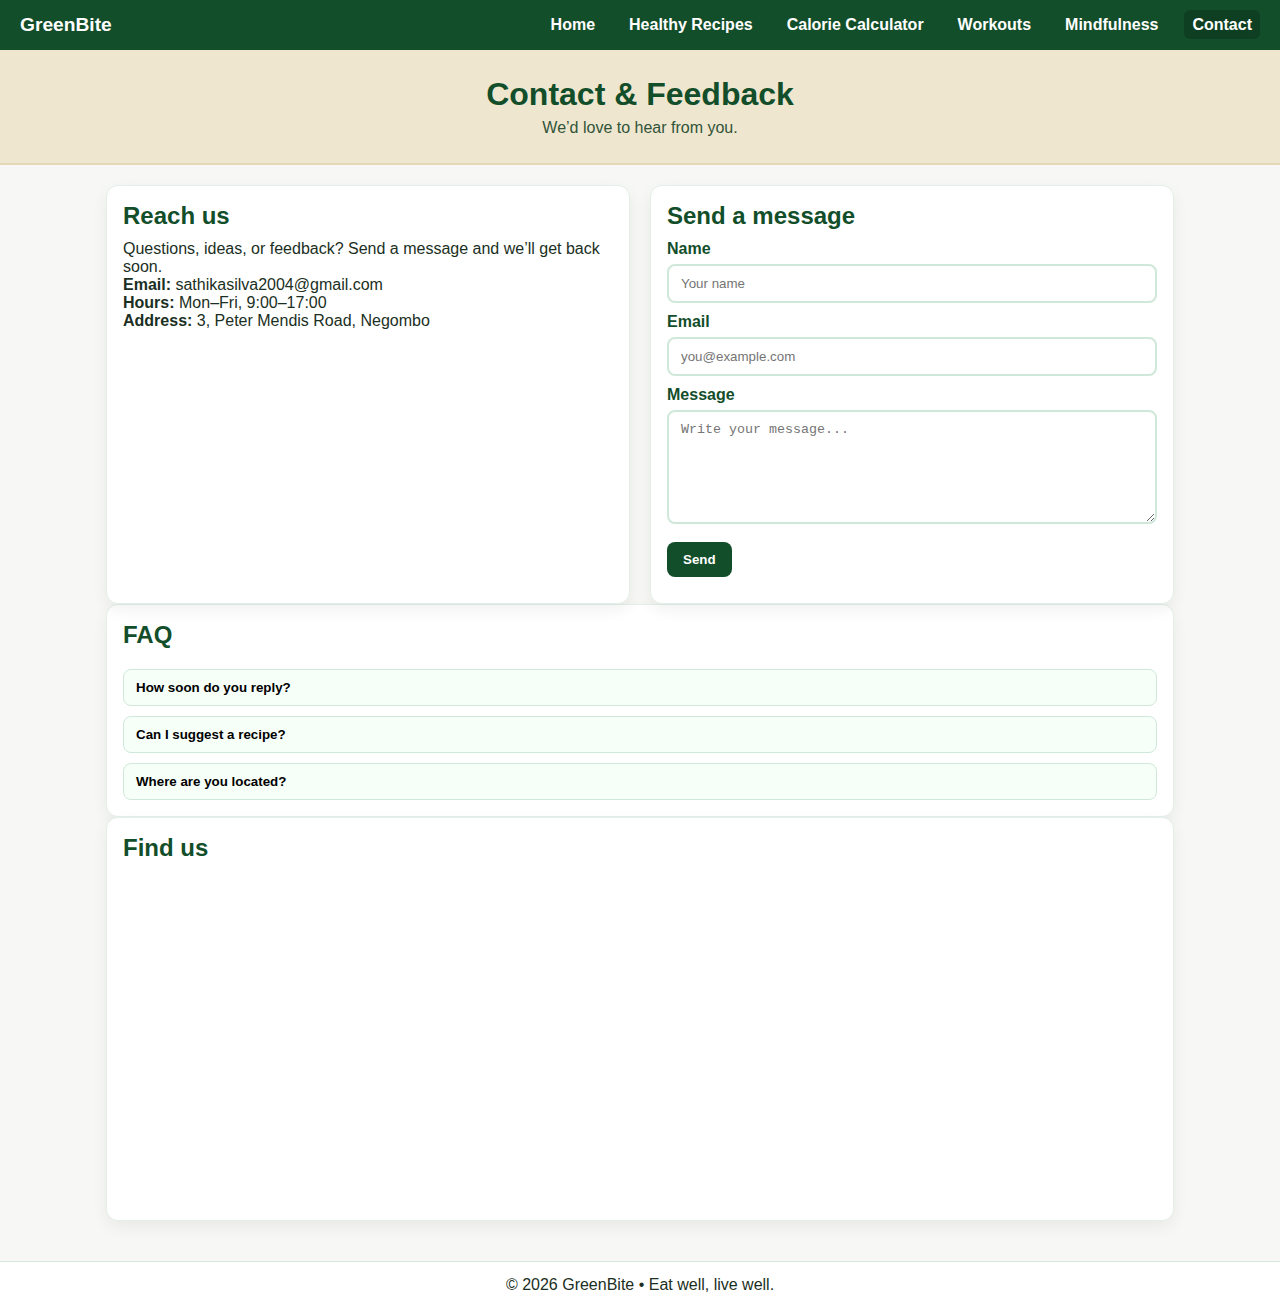
<file: contact.html>
<!DOCTYPE html>
<html lang="en">
<head>
  <meta charset="UTF-8" />
  <meta name="viewport" content="width=device-width, initial-scale=1.0" />
  <title>Contact • GreenBite</title>

  <!-- Page CSS -->
  <link rel="stylesheet" href="contact.css" />
  <!-- Small global JS that also handles the mobile menu -->
  <script src="contact.js" defer></script>
</head>
<body>

  <!-- ===== Nav Bar ===== -->
  <header>
    <nav class="navbar">
      <a class="logo" href="index.html">GreenBite</a>

      <!-- Hamburger: hidden on desktop, shown on mobile via CSS -->
      <button id="menuBtn" aria-label="Menu" aria-expanded="false" aria-controls="mainNav">☰</button>

      <ul id="mainNav" class="nav-links">
        <li><a href="index.html">Home</a></li>
        <li><a href="recipe.html">Healthy Recipes</a></li>
        <li><a href="calculator.html">Calorie Calculator</a></li>
        <li><a href="workouts.html">Workouts</a></li>
        <li><a href="mindfulness.html">Mindfulness</a></li>
        <li><a class="active" href="contact.html">Contact</a></li>
      </ul>
    </nav>
  </header>

  <!-- ===== Page Banner ===== -->
  <section class="page-banner">
    <h1>Contact & Feedback</h1>
    <p>We’d love to hear from you.</p>
  </section>

  <!-- ===== Main Content ===== -->
  <main class="contact-wrap">

    <!-- 2-column grid: info + form -->
    <section class="contact-grid">
      <!-- Left: info -->
      <article class="card">
        <h2>Reach us</h2>
        <p>Questions, ideas, or feedback? Send a message and we’ll get back soon.</p>
        <p><strong>Email:</strong> sathikasilva2004@gmail.com</p>
        <p><strong>Hours:</strong> Mon–Fri, 9:00–17:00</p>
        <p><strong>Address:</strong> 3, Peter Mendis Road, Negombo</p>
      </article>

      <!-- Right: validated form -->
      <article class="card">
        <h2>Send a message</h2>

        <!-- novalidate lets us show custom JS messages -->
        <form id="contactForm" novalidate>
          <label for="name">Name</label>
          <input id="name" name="name" type="text" placeholder="Your name" required />

          <label for="email">Email</label>
          <input id="email" name="email" type="email" placeholder="you@example.com" required />

          <label for="message">Message</label>
          <textarea id="message" name="message" rows="6" placeholder="Write your message..." required></textarea>

          <button class="btn" type="submit">Send</button>
        </form>

        <!-- Confirmation / error text goes here -->
        <p id="contactMsg" class="msg" aria-live="polite"></p>
      </article>
    </section>

    <!-- ===== FAQ (Accordion) ===== -->
    <section class="faq card">
      <h2>FAQ</h2>

      <button class="faq-q" type="button" aria-expanded="false">How soon do you reply?</button>
      <div class="faq-a" hidden>
        <p>Usually within 1–2 business days.</p>
      </div>

      <button class="faq-q" type="button" aria-expanded="false">Can I suggest a recipe?</button>
      <div class="faq-a" hidden>
        <p>Yes! Send it using the form above — we love ideas.</p>
      </div>

      <button class="faq-q" type="button" aria-expanded="false">Where are you located?</button>
      <div class="faq-a" hidden>
        <p>GreenBite HQ, 123 Garden Rd.</p>
      </div>
    </section>

    <!-- ===== Map ===== -->
    <section class="map card">
      <h2>Find us</h2>
      <iframe
        title="GreenBite HQ Map"
        loading="lazy"
        referrerpolicy="no-referrer-when-downgrade"
        src="https://www.google.com/maps?q=New%20Town%20Hall&output=embed">
      </iframe>
    </section>
  </main>

  <!-- ===== Footer (one line) ===== -->
  <footer class="footer-line">
    <p>© <span id="yearNow"></span> GreenBite • Eat well, live well.</p>
  </footer>

</body>
</html>
</file>
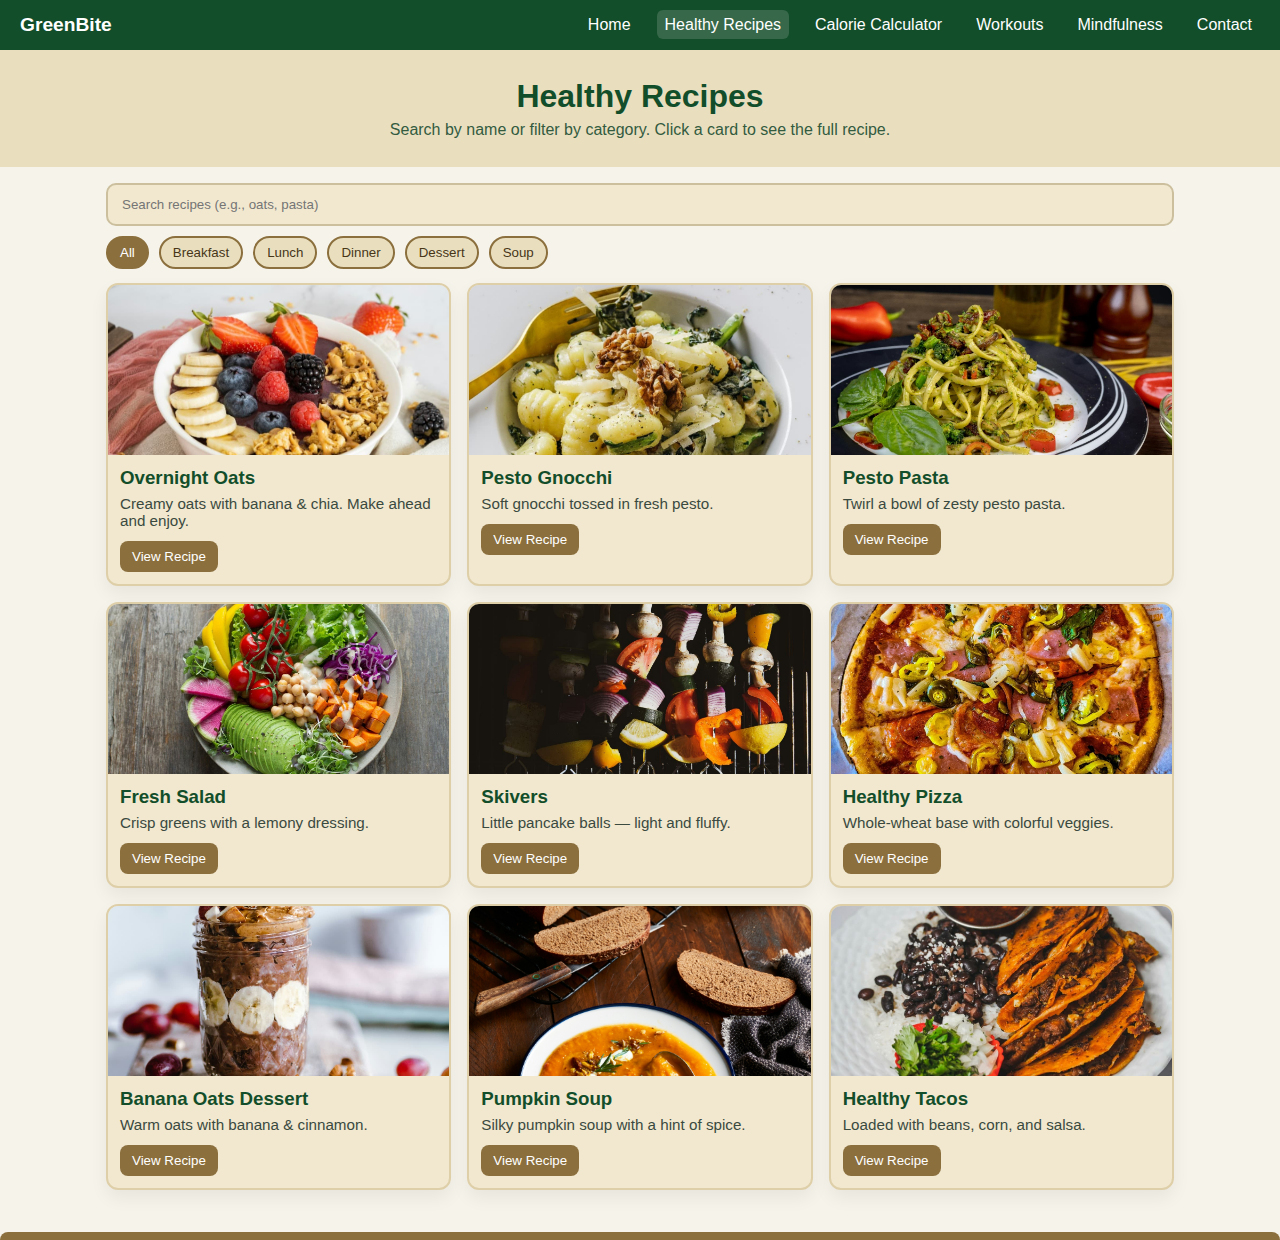
<file: recipe.html>
<!DOCTYPE html>
<html lang="en">
<head>
  <meta charset="UTF-8" />
  <meta name="viewport" content="width=device-width, initial-scale=1.0" />
  <title>Healthy Recipes • GreenBite</title>

  <!-- Page styles -->
  <link rel="stylesheet" href="recipe.css" />

  <!-- Page JS -->
  <script defer src="recipe.js"></script>
</head>
<body>

  <!-- =================== NAVBAR (same markup as other pages) =================== -->
  <header>
    <nav class="navbar">
      <a class="logo" href="index.html">GreenBite</a>

      <!-- Hamburger (hidden on desktop via CSS) -->
      <button id="menuBtn" class="menu-btn" aria-label="Menu" aria-expanded="false" aria-controls="mainNav">
        ☰
      </button>

      <ul id="mainNav" class="nav-links">
        <li><a href="index.html">Home</a></li>
        <li><a class="active" href="recipe.html">Healthy Recipes</a></li>
        <li><a href="calculator.html">Calorie Calculator</a></li>
        <li><a href="workout.html">Workouts</a></li>
        <li><a href="mindfulness.html">Mindfulness</a></li>
        <li><a href="contact.html">Contact</a></li>
      </ul>
    </nav>
  </header>

  <!-- =================== PAGE BANNER =================== -->
  <section class="page-banner">
    <div class="banner-content">
      <h1>Healthy Recipes</h1>
      <p>Search by name or filter by category. Click a card to see the full recipe.</p>
    </div>
  </section>

  <!-- =================== FILTERS =================== -->
  <section class="controls">
    <input id="recipeSearch" class="search" type="search"
           placeholder="Search recipes (e.g., oats, pasta)">

    <div class="chips">
      <button class="chip active" data-filter="all">All</button>
      <button class="chip" data-filter="breakfast">Breakfast</button>
      <button class="chip" data-filter="lunch">Lunch</button>
      <button class="chip" data-filter="dinner">Dinner</button>
      <button class="chip" data-filter="dessert">Dessert</button>
      <button class="chip" data-filter="soup">Soup</button>
    </div>
  </section>

  <!-- =================== GRID =================== -->
  <main class="grid" id="recipeGrid">
    <!-- Cards are injected by recipe.js -->
  </main>

  <!-- =================== MODAL =================== -->
  <div id="recipeModal" class="modal" aria-hidden="true" role="dialog" aria-labelledby="modalTitle">
    <div class="modal__dialog">
      <button class="modal__close" id="modalClose" aria-label="Close">×</button>

      <h2 id="modalTitle">Recipe Title</h2>
      <p id="modalDesc" class="modal__desc"></p>

      <div class="modal__cols">
        <section>
          <h3>Ingredients</h3>
          <ul id="modalIngredients"></ul>
        </section>

        <section>
          <h3>Steps</h3>
          <ol id="modalSteps"></ol>
        </section>
      </div>

      <section class="modal__table">
        <h3>Nutrition</h3>
        <table>
          <thead>
            <tr><th>Calories</th><th>Protein</th><th>Carbs</th><th>Fat</th></tr>
          </thead>
          <tbody id="modalNutrition"></tbody>
        </table>
      </section>
    </div>
  </div>

  <!-- =================== FOOTER (single line) =================== -->
  <footer class="footer-line"></footer>

</body>
</html>
</file>
<file: contact.css>
/* ===== Reset / Base ===== */
* { box-sizing: border-box; margin: 0; padding: 0; }
body { font-family: Arial, sans-serif; color: #1b2f23; background: #f7f8f6; }
header { position: sticky; top: 0; z-index: 50; }

/* ===== Navbar ===== */
.navbar {
  background: #134e2a;            /* dark green */
  color: #fff;
  display: flex;
  align-items: center;
  justify-content: space-between;
  padding: 14px 20px;
}
.logo { color: #fff; text-decoration: none; font-weight: 700; font-size: 1.2rem; }
#menuBtn { display: none; }        /* hidden on desktop */
.nav-links { list-style: none; display: flex; gap: 18px; }
.nav-links a { color: #fff; text-decoration: none; font-weight: 600; padding: 6px 8px; }
.nav-links a.active { background: #0f3f22; border-radius: 6px; }

/* Mobile menu */
@media (max-width: 800px) {
  #menuBtn {
    display: inline-block;
    background: none; border: 2px solid #fff; color: #fff;
    padding: 6px 8px; border-radius: 6px; cursor: pointer;
  }
  .nav-links {
    display: none;
    position: absolute; right: 12px; top: 56px;
    background: #134e2a; border-radius: 10px; padding: 12px;
    flex-direction: column; gap: 10px; min-width: 180px;
  }
  .nav-links.open { display: flex; }
}

/* ===== Page banner ===== */
.page-banner {
  background: #efe6cf;             /* beige */
  text-align: center;
  padding: 26px 12px;
  border-bottom: 2px solid #e3d8b8;
}
.page-banner h1 { color: #134e2a; margin-bottom: 6px; }
.page-banner p  { color: #2f5439; }

/* ===== Layout ===== */
.contact-wrap {
  max-width: 1100px;
  margin: 20px auto 40px;
  padding: 0 16px;
}
.contact-grid {
  display: grid;
  grid-template-columns: 1fr 1fr;
  gap: 20px;
}
@media (max-width: 900px) { .contact-grid { grid-template-columns: 1fr; } }

/* ===== Cards ===== */
.card {
  background: #ffffff;
  border: 1px solid #e3efe8;
  border-radius: 12px;
  padding: 16px;
  box-shadow: 0 6px 16px rgba(0,0,0,.06);
}
.card h2 { color: #134e2a; margin-bottom: 10px; }

/* ===== Form ===== */
#contactForm label { display: block; margin-top: 10px; font-weight: 600; color: #134e2a; }
#contactForm input,
#contactForm textarea {
  width: 100%;
  margin-top: 6px;
  padding: 10px 12px;
  border: 2px solid #cfe8da;
  border-radius: 8px;
  outline: none;
  background: #fff;
}
#contactForm input:focus,
#contactForm textarea:focus {
  border-color: #1aa037;
  box-shadow: 0 0 0 3px rgba(26,160,55,.18);
}
.btn {
  display: inline-block;
  margin-top: 14px;
  background: #134e2a;
  color: #fff;
  border: none;
  padding: 10px 16px;
  border-radius: 8px;
  cursor: pointer;
  font-weight: 700;
}
.btn:hover { opacity: .9; }
.msg { margin-top: 10px; font-weight: 600; }

/* ===== FAQ ===== */
.faq .faq-q {
  width: 100%;
  text-align: left;
  margin-top: 10px;
  padding: 10px 12px;
  border: 1px solid #cfe8da;
  border-radius: 8px;
  background: #f7fff9;
  cursor: pointer;
  font-weight: 600;
}
.faq .faq-q:hover { background: #eefcf4; }
.faq .faq-a {
  padding: 10px 12px 12px;
  border-left: 3px solid #1aa037;
  background: #ffffff;
  border-radius: 6px;
  margin-top: 6px;
}

/* ===== Map ===== */
.map iframe {
  width: 100%;
  height: 320px;
  border: 0;
  border-radius: 8px;
  margin-top: 8px;
}

/* ===== Footer (one line) ===== */
.footer-line {
  border-top: 1px solid #d9e6de;
  text-align: center;
  padding: 14px 10px;
  color: #1b2f23;
  background: #fff;
}
</file>
<file: recipe.css>
/* ========== Base / Reset ========== */
* { box-sizing: border-box; }
body {
  margin: 0;
  font-family: Arial, sans-serif;
  background: #f6f3ea;            /* light beige page bg */
  color: #253122;
}

/* ========== Navbar ========== */
header { position: sticky; top: 0; z-index: 40; }
.navbar {
  background: #134e2a;            /* dark green */
  color: #fff;
  display: flex;
  align-items: center;
  justify-content: space-between;
  padding: 14px 20px;
}
.logo {
  color: #fff;
  font-weight: 700;
  text-decoration: none;
  font-size: 1.2rem;
}
.nav-links {
  list-style: none;
  display: flex;
  gap: 18px;
  margin: 0;
  padding: 0;
}
.nav-links a {
  color: #fff;
  text-decoration: none;
  padding: 6px 8px;
  border-radius: 6px;
}
.nav-links a.active { background: rgba(255,255,255,.15); }

/* Hamburger is hidden on desktop; shown on small screens only */
.menu-btn {
  display: none;
  background: none;
  border: none;
  color: #fff;
  font-size: 1.6rem;
  cursor: pointer;
}

/* ========== Banner ========== */
.page-banner {
  background: #e9dfbf;            /* beige */
  padding: 28px 16px;
}
.page-banner .banner-content {
  max-width: 1100px;
  margin: 0 auto;
  text-align: center;
}
.page-banner h1 { margin: 0 0 6px; color: #134e2a; }
.page-banner p  { margin: 0; color: #335b40; }

/* ========== Controls ========== */
.controls {
  max-width: 1100px;
  margin: 16px auto 8px;
  padding: 0 16px;
}
.search {
  width: 100%;
  padding: 12px 14px;
  border-radius: 10px;
  border: 2px solid #cbbf9e;
  background: #f1e8cf;            /* beige input */
  outline: none;
}
.search:focus {
  border-color: #8b6f3d;          /* brown focus */
  box-shadow: 0 0 0 3px rgba(139,111,61,.18);
}
.chips {
  margin-top: 10px;
  display: flex;
  flex-wrap: wrap;
  gap: 10px;
}
.chip {
  padding: 7px 12px;
  border-radius: 20px;
  border: 2px solid #8b6f3d;      /* brown */
  background: #e9dfbf;
  color: #473618;
  cursor: pointer;
}
.chip.active { background: #8b6f3d; color: #fff; }

/* ========== Grid ========== */
.grid {
  max-width: 1100px;
  margin: 14px auto 30px;
  padding: 0 16px 12px;
  display: grid;
  gap: 16px;
  grid-template-columns: repeat(3, minmax(0, 1fr));
}
@media (max-width: 980px)  { .grid { grid-template-columns: repeat(2, 1fr); } }
@media (max-width: 640px)  { .grid { grid-template-columns: 1fr; } }

/* Card */
.card {
  background: #f1e8cf;            /* beige card */
  border: 2px solid #decfa8;
  border-radius: 12px;
  box-shadow: 0 8px 18px rgba(0,0,0,.06);
  overflow: hidden;
  display: flex;
  flex-direction: column;
}
.card__img {
  width: 100%;
  height: 170px;
  object-fit: cover;
  background: #eadfbf;
}
.card__body { padding: 12px; }
.card__title { margin: 0 0 6px; color: #134e2a; }
.card__desc  { margin: 0 0 12px; color: #3b4a3f; font-size: .95rem; }
.card__btn {
  align-self: start;
  background: #8b6f3d;            /* brown button */
  color: #fff;
  border: none;
  padding: 8px 12px;
  border-radius: 8px;
  cursor: pointer;
}
.card__btn:hover { opacity: .9; }

/* ========== Modal ========== */
.modal {
  position: fixed; inset: 0;
  background: rgba(0,0,0,.45);
  display: none;                   /* toggled with .open */
  padding: 18px;
}
.modal.open { display: grid; place-items: center; }

.modal__dialog {
  max-width: 900px;
  width: 100%;
  background: #fff;
  border-radius: 14px;
  padding: 16px 16px 20px;
  position: relative;
}
.modal__close {
  position: absolute; right: 10px; top: 10px;
  background: #134e2a; color: #fff;
  border: none; width: 36px; height: 36px;
  border-radius: 50%; cursor: pointer; font-size: 1.1rem;
}
.modal__desc { margin: 4px 0 12px; }

.modal__cols {
  display: grid; gap: 16px; grid-template-columns: 1fr 1fr;
}
@media (max-width: 700px) { .modal__cols { grid-template-columns: 1fr; } }

.modal__table table {
  width: 100%;
  border-collapse: collapse;
  margin-top: 8px;
}
.modal__table th, .modal__table td {
  border: 1px solid #e6e6e6;
  padding: 8px 10px;
  text-align: left;
}

/* ========== Footer line ========== */
.footer-line {
  height: 8px;
  background: #8b6f3d;            /* brown */
  border-radius: 8px 8px 0 0;
}

/* ========== Mobile nav (only under 800px) ========== */
@media (max-width: 800px) {
  .menu-btn { display: inline-block; }
  .nav-links {
    position: absolute;
    right: 16px; top: 56px;
    background: #134e2a;
    padding: 12px;
    border-radius: 10px;
    flex-direction: column;
    gap: 10px;
    display: none;                 /* closed by default */
  }
  .nav-links.open { display: flex; }
}
</file>
